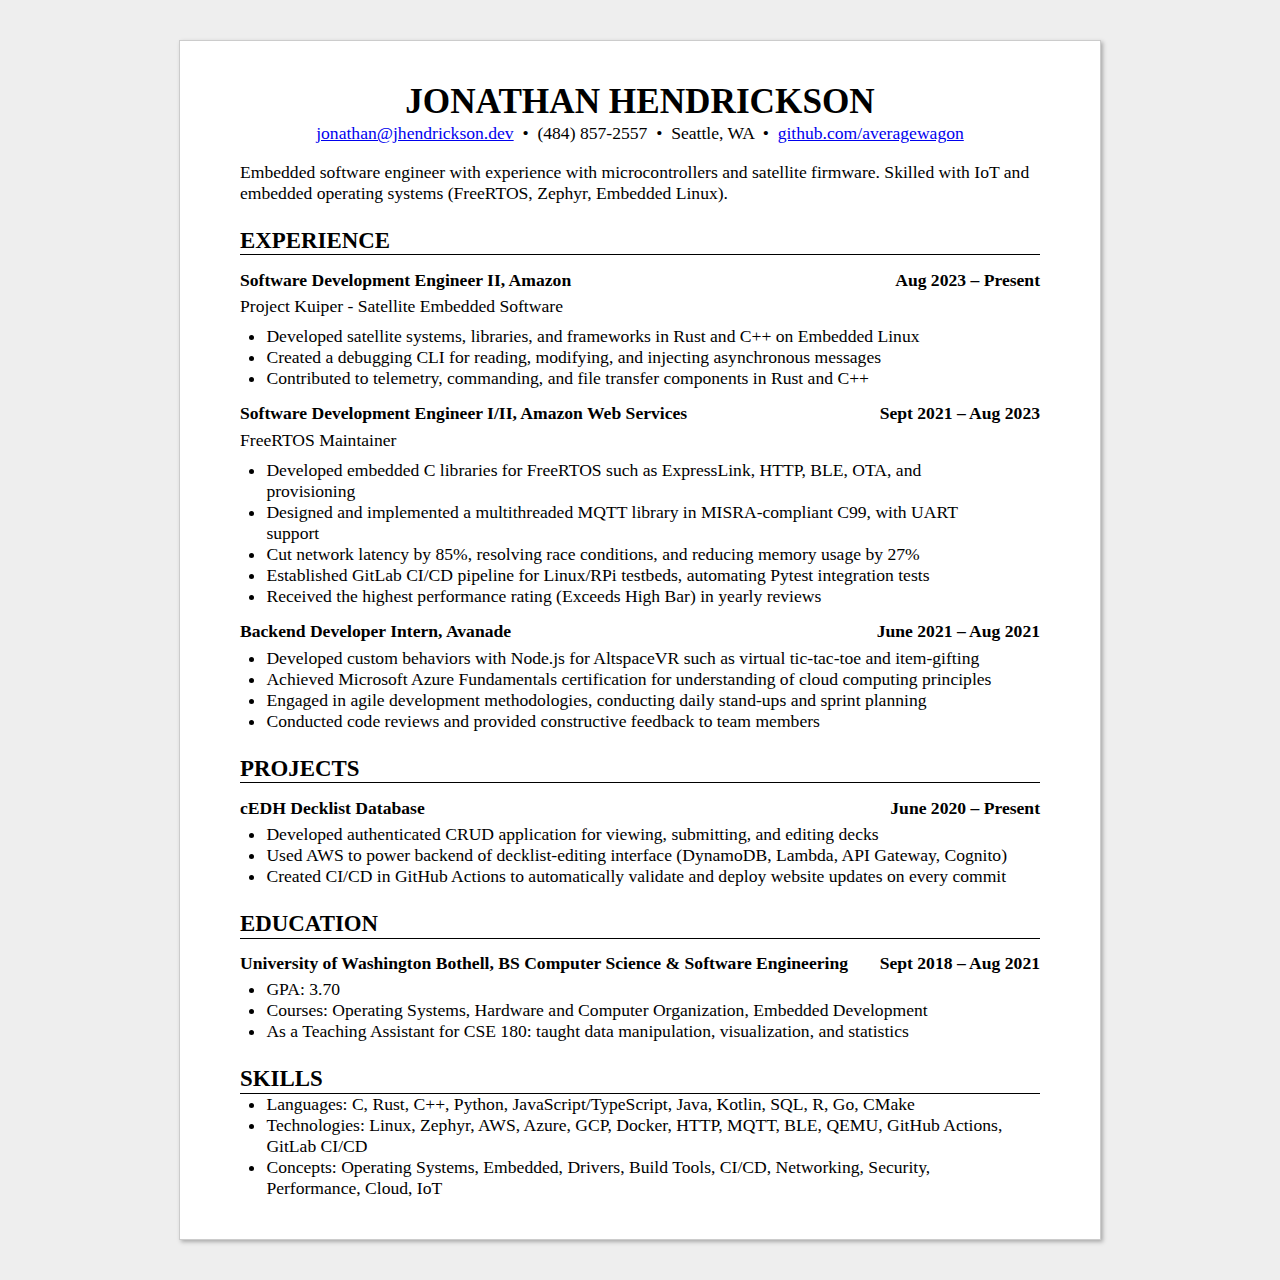
<file: output/index.html>
<html lang='en'><head><meta charset='UTF-8'><title>Jonathan Hendrickson - Resume</title><style>body {
  color: #000000;
  background: #eeeeee;
  font: 1.1em "Times New Roman";
  line-height: 1.2;
  margin: 40px 0;
}
#resume {
  margin: 0 auto;
  max-width: 800px;
  padding: 40px 60px;
  background: #ffffff;
  border: 1px solid #cccccc;
  box-shadow: 2px 2px 4px #aaaaaa;
  -webkit-box-shadow: 2px 2px 4px #aaaaaa;
}
h1 {
  text-transform: uppercase;
  text-align: center;
  font-size: 200%;
  margin: 0;
  padding: 0;
}
h2 {
  border-bottom: 1px solid #000000;
  text-transform: uppercase;
  font-size: 130%;
  margin: 1em 0 0 0;
  padding: 0;
}
h3 {
  font-size: 100%;
  margin: 0.8em 0 0.3em 0;
  padding: 0;
  display: flex;
  justify-content: space-between;
}
p {
  margin: 0 0 0.5em 0;
  padding: 0;
}
ul {
  padding: 0;
  margin: 0 1.5em;
}
/* ul immediately after h1 = contact list */
h1 + ul {
  text-align: center;
  margin: 0;
  padding: 0;
}
h1 + ul > li {
  display: inline;
  white-space: pre;
  list-style-type: none;
}
h1 + ul > li:after {
  content: "  \2022  ";
}
h1 + ul > li:last-child:after {
  content: "";
}
/* p immediately after contact list = summary */
h1 + ul + p {
  margin: 1em 0;
}
@media print {
  body {
    font-size: 10pt;
    margin: 0;
    padding: 0;
    background: none;
  }
  #resume {
    margin: 0;
    padding: 0;
    border: 0px;
    background: none;
    box-shadow: none;
    -webkit-box-shadow: none;
  }
  /* Do not underline abbr tags in PDF */
  abbr {
    text-decoration: none;
    font-variant: none;
  }
  /* Make links black in PDF */
  /* Move this outside the print block to apply this in HTML too */
  a,
  a:link,
  a:visited,
  a:hover {
    color: #000000;
    text-decoration: underline;
  }
}
@page {
  /* Change margins and paper size of PDF */
  /* https://developer.mozilla.org/en-US/docs/Web/CSS/@page */
  size: letter;
  margin: 0.5in 0.8in;
}
@media screen and (max-width: 800px) {
  body {
    font-size: 16pt;
    margin: 0;
    padding: 0;
    background: #ffffff !important;
  }
  #resume {
    margin: 0;
    padding: 1em;
    border: 0px;
    background: none;
    box-shadow: none;
    -webkit-box-shadow: none;
  }
}
</style></head><body><div id='resume'><h1>Jonathan Hendrickson</h1>
<ul>
<li><a href="&#109;&#97;&#105;&#108;&#116;&#111;&#58;&#106;&#111;&#110;&#97;&#116;&#104;&#97;&#110;&#64;&#106;&#104;&#101;&#110;&#100;&#114;&#105;&#99;&#107;&#115;&#111;&#110;&#46;&#100;&#101;&#118;">&#106;&#111;&#110;&#97;&#116;&#104;&#97;&#110;&#64;&#106;&#104;&#101;&#110;&#100;&#114;&#105;&#99;&#107;&#115;&#111;&#110;&#46;&#100;&#101;&#118;</a></li>
<li>(484) 857-2557</li>
<li>Seattle, WA</li>
<li><a href="https://github.com/averagewagon">github.com/averagewagon</a></li>
</ul>
<p>Embedded software engineer with experience with microcontrollers and satellite firmware. Skilled with IoT and embedded operating systems (FreeRTOS, Zephyr, Embedded Linux).</p>
<h2>Experience</h2>
<h3><span>Software Development Engineer II, Amazon</span> <span>Aug 2023 – Present</span></h3>
<p>Project Kuiper - Satellite Embedded Software</p>
<ul>
<li>Developed satellite systems, libraries, and frameworks in Rust and C++ on Embedded Linux</li>
<li>Created a debugging CLI for reading, modifying, and injecting asynchronous messages</li>
<li>Contributed to telemetry, commanding, and file transfer components in Rust and C++</li>
</ul>
<h3><span>Software Development Engineer I/II, Amazon Web Services</span> <span>Sept 2021 – Aug 2023</span></h3>
<p>FreeRTOS Maintainer</p>
<ul>
<li>Developed embedded C libraries for FreeRTOS such as ExpressLink, HTTP, BLE, OTA, and provisioning</li>
<li>Designed and implemented a multithreaded MQTT library in MISRA-compliant C99, with UART support</li>
<li>Cut network latency by 85%, resolving race conditions, and reducing memory usage by 27%</li>
<li>Established GitLab CI/CD pipeline for Linux/RPi testbeds, automating Pytest integration tests</li>
<li>Received the highest performance rating (Exceeds High Bar) in yearly reviews</li>
</ul>
<h3><span>Backend Developer Intern, Avanade</span> <span>June 2021 – Aug 2021</span></h3>
<ul>
<li>Developed custom behaviors with Node.js for AltspaceVR such as virtual tic-tac-toe and item-gifting</li>
<li>Achieved Microsoft Azure Fundamentals certification for understanding of cloud computing principles</li>
<li>Engaged in agile development methodologies, conducting daily stand-ups and sprint planning</li>
<li>Conducted code reviews and provided constructive feedback to team members</li>
</ul>
<h2>Projects</h2>
<h3><span>cEDH Decklist Database</span> <span>June 2020 – Present</span></h3>
<ul>
<li>Developed authenticated CRUD application for viewing, submitting, and editing decks</li>
<li>Used AWS to power backend of decklist-editing interface (DynamoDB, Lambda, API Gateway, Cognito)</li>
<li>Created CI/CD in GitHub Actions to automatically validate and deploy website updates on every commit</li>
</ul>
<h2>Education</h2>
<h3><span>University of Washington Bothell, BS Computer Science &amp; Software Engineering</span> <span>Sept 2018 – Aug 2021</span></h3>
<ul>
<li>GPA: 3.70</li>
<li>Courses: Operating Systems, Hardware and Computer Organization, Embedded Development</li>
<li>As a Teaching Assistant for CSE 180: taught data manipulation, visualization, and statistics</li>
</ul>
<h2>Skills</h2>
<ul>
<li>Languages: C, Rust, C++, Python, JavaScript/TypeScript, Java, Kotlin, SQL, R, Go, CMake</li>
<li>Technologies: Linux, Zephyr, AWS, Azure, GCP, Docker, HTTP, MQTT, BLE, QEMU, GitHub Actions, GitLab CI/CD</li>
<li>Concepts: Operating Systems, Embedded, Drivers, Build Tools, CI/CD, Networking, Security, Performance, Cloud, IoT</li>
</ul></div></body></html>
</file>
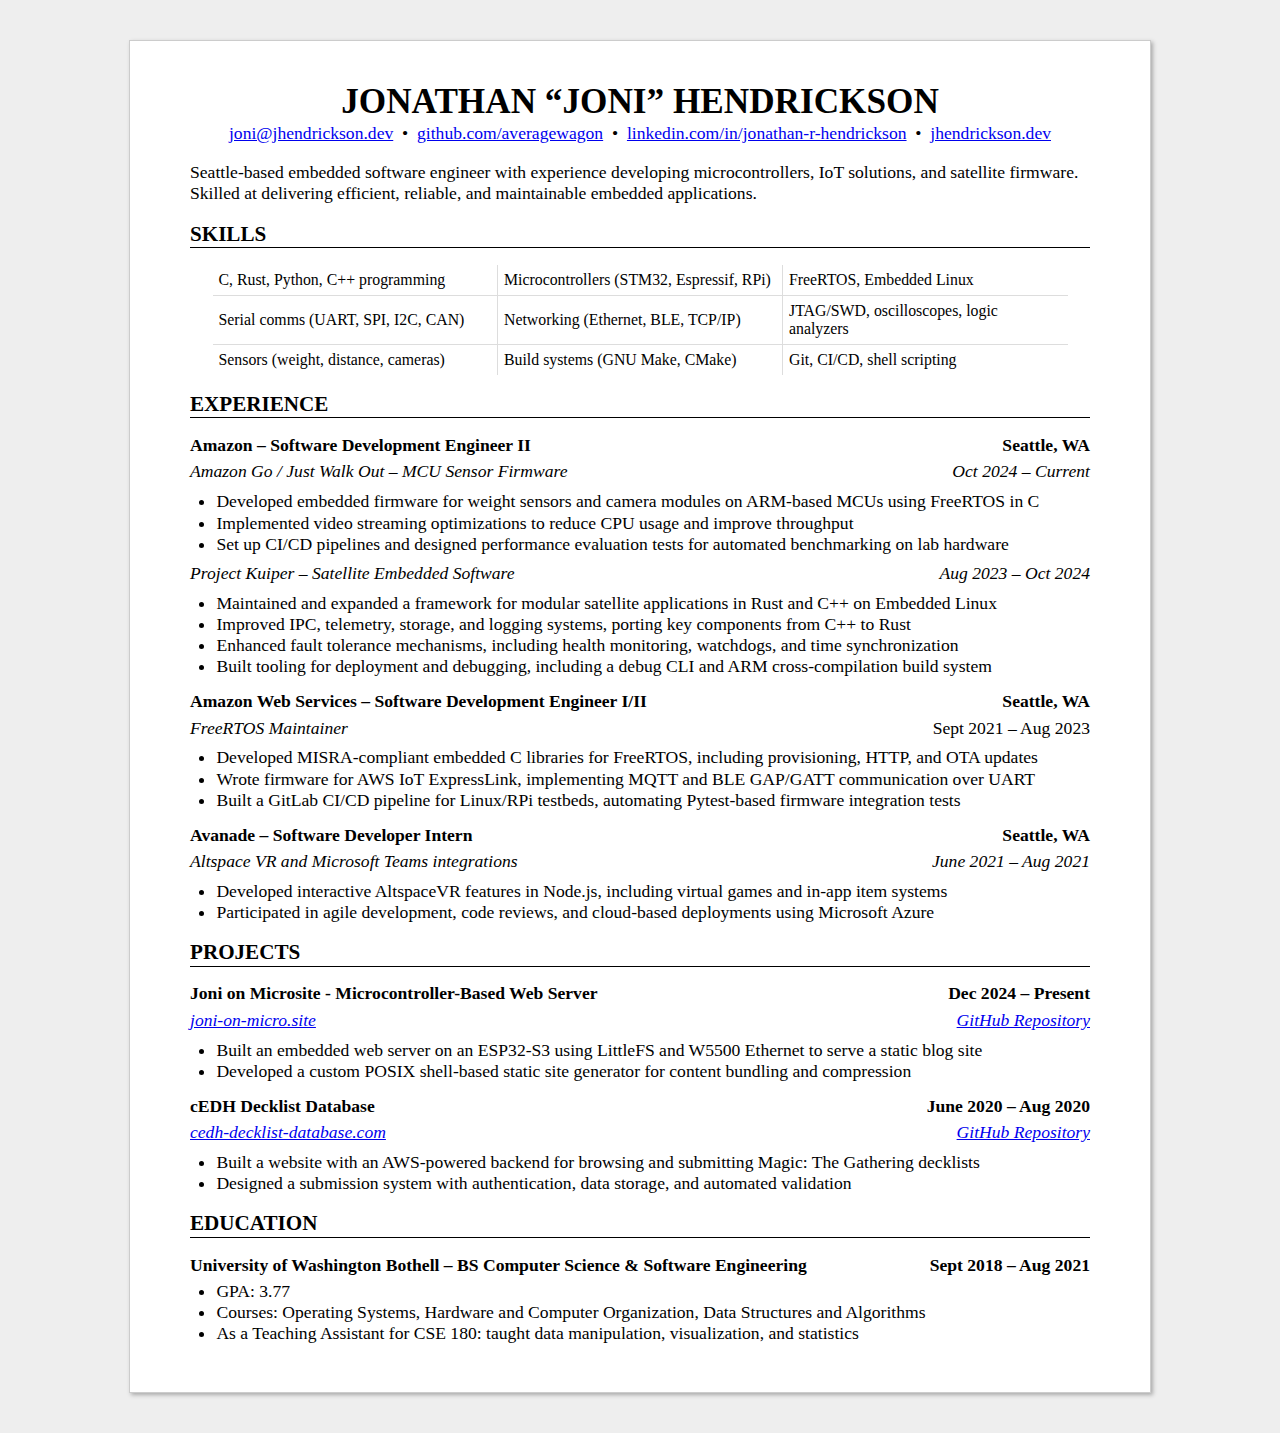
<file: docs/resume.html>
<html lang='en'><head><meta charset='UTF-8'><title>Jonathan "Joni" Hendrickson - Resume</title><style>body {
  color: #000;
  background: #eee;
  font:
    1.1em "Times New Roman",
    serif;
  line-height: 1.2;
  margin: 40px 0;
}

hr {
  border: none;
  /* Remove the default border */
  border-top: 1px solid black;
  /* Add a black top border */
}

#resume {
  margin: 0 auto;
  max-width: 900px;
  padding: 40px 60px;
  background: #fff;
  border: 1px solid #ccc;
  box-shadow: 2px 2px 4px #aaa;
}

h1 {
  text-transform: uppercase;
  text-align: center;
  font-size: 200%;
  margin: 0;
  padding: 0;
}

h2 {
  border-bottom: 1px solid #000;
  text-transform: uppercase;
  font-size: 120%;
  margin: 0.8em 0;
  padding: 0;
}

h3 {
  font-size: 100%;
  margin: 0.8em 0 0.3em;
  padding: 0;
  display: flex;
  justify-content: space-between;
}

#spacer {
  padding: 0;
  display: flex;
  justify-content: space-between;
}

p {
  margin: 0 0 0.5em;
  padding: 0;
}

ul {
  padding: 0;
  margin: 0 1.5em;
  margin-bottom: 8px;
}

/* ul immediately after h1 = contact list */
h1+ul {
  text-align: center;
  margin: 0;
  padding: 0;
}

h1+ul>li {
  display: inline;
  white-space: pre;
  list-style-type: none;
}

h1+ul>li::after {
  content: "  \2022  ";
}

h1+ul>li:last-child::after {
  content: "";
}

/* p immediately after contact list = summary */
h1+ul+p {
  margin: 1em 0;
}

@media print {
  body {
    font-size: 10pt;
    margin: 0;
    padding: 0;
    background: none;
  }

  #resume {
    margin: 0;
    padding: 0;
    border: 0;
    background: none;
    box-shadow: none;
  }

  /* Do not underline abbr tags in PDF */
  abbr {
    text-decoration: none;
    font-variant: none;
  }

  /* Make links black in PDF */

  /* Move this outside the print block to apply this in HTML too */
  a,
  a:link,
  a:visited,
  a:hover {
    color: #000;
    text-decoration: underline;
  }
}

@page {
  /* Change margins and paper size of PDF */

  /* https://developer.mozilla.org/en-US/docs/Web/CSS/@page */
  size: letter;
  margin: 0.5in 0.6in;
}

@media screen and (width <=800px) {
  body {
    font-size: 16pt;
    margin: 0;
    padding: 0;
    background: #fff !important;
  }

  #resume {
    margin: 0;
    padding: 1em;
    border: 0;
    background: none;
    box-shadow: none;
  }
}

/* CSS for evenly spaced table with subtle borders */
table {
  width: 95%;
  border-collapse: collapse;
  margin: 0px auto;
  /* Center the table horizontally */
  font-size: 0.9em;
  /* Set font size slightly lower than the body */
}

table th,
table td {
  padding: 6px;
  text-align: left;
  /* Align text to the left within each cell */
  width: 33.33%;
  /* Evenly distribute table cells */
  border-bottom: 1px solid #ddd;
  /* Subtle grey border between rows */
}

table th {
  display: none;
  /* Hide the header row */
}

table tr td:not(:last-child) {
  border-right: 1px solid #ddd;
  /* Subtle grey border between columns */
}

table tr:last-child td {
  border-bottom: none;
  /* Remove bottom border on the last row */
}</style></head><body><div id='resume'><h1>Jonathan &ldquo;Joni&rdquo; Hendrickson</h1>
<ul>
<li><a href="&#109;&#97;&#105;&#108;&#116;&#111;&#58;&#106;&#111;&#110;&#105;&#64;&#106;&#104;&#101;&#110;&#100;&#114;&#105;&#99;&#107;&#115;&#111;&#110;&#46;&#100;&#101;&#118;">&#106;&#111;&#110;&#105;&#64;&#106;&#104;&#101;&#110;&#100;&#114;&#105;&#99;&#107;&#115;&#111;&#110;&#46;&#100;&#101;&#118;</a></li>
<li><a href="https://github.com/averagewagon">github.com/averagewagon</a></li>
<li><a href="https://www.linkedin.com/in/jonathan-r-hendrickson/">linkedin.com/in/jonathan-r-hendrickson</a></li>
<li><a href="https://jhendrickson.dev">jhendrickson.dev</a></li>
</ul>
<p>Seattle-based embedded software engineer with experience developing microcontrollers, IoT solutions, and satellite firmware. Skilled at delivering efficient, reliable, and maintainable embedded applications.</p>
<h2>Skills</h2>
<table>
<thead>
<tr>
<th>COLUMN 1</th>
<th>COLUMN 2</th>
<th>COLUMN 3</th>
</tr>
</thead>
<tbody>
<tr>
<td>C, Rust, Python, C++ programming</td>
<td>Microcontrollers (STM32, Espressif, RPi)</td>
<td>FreeRTOS, Embedded Linux</td>
</tr>
<tr>
<td>Serial comms (UART, SPI, I2C, CAN)</td>
<td>Networking (Ethernet, BLE, TCP/IP)</td>
<td>JTAG/SWD, oscilloscopes, logic analyzers</td>
</tr>
<tr>
<td>Sensors (weight, distance, cameras)</td>
<td>Build systems (GNU Make, CMake)</td>
<td>Git, CI/CD, shell scripting</td>
</tr>
</tbody>
</table>
<h2>Experience</h2>
<h3><span>Amazon &ndash; Software Development Engineer II</span> <span>Seattle, WA</span></h3>
<p><span id="spacer"><span><em>Amazon Go / Just Walk Out &ndash; MCU Sensor Firmware</span> <span>Oct 2024 &ndash; Current</em></span></span></p>
<ul>
<li>Developed embedded firmware for weight sensors and camera modules on ARM-based MCUs using FreeRTOS in C</li>
<li>Implemented video streaming optimizations to reduce CPU usage and improve throughput</li>
<li>Set up CI/CD pipelines and designed performance evaluation tests for automated benchmarking on lab hardware</li>
</ul>
<p><span id="spacer"><span><em>Project Kuiper &ndash; Satellite Embedded Software</span> <span>Aug 2023 &ndash; Oct 2024</em></span></span></p>
<ul>
<li>Maintained and expanded a framework for modular satellite applications in Rust and C++ on Embedded Linux</li>
<li>Improved IPC, telemetry, storage, and logging systems, porting key components from C++ to Rust</li>
<li>Enhanced fault tolerance mechanisms, including health monitoring, watchdogs, and time synchronization</li>
<li>Built tooling for deployment and debugging, including a debug CLI and ARM cross-compilation build system</li>
</ul>
<h3><span>Amazon Web Services &ndash; Software Development Engineer I/II</span> <span>Seattle, WA</span></h3>
<p><span id="spacer"><span><em>FreeRTOS Maintainer</em></span> <span>Sept 2021 &ndash; Aug 2023</span></span></p>
<ul>
<li>Developed MISRA-compliant embedded C libraries for FreeRTOS, including provisioning, HTTP, and OTA updates</li>
<li>Wrote firmware for AWS IoT ExpressLink, implementing MQTT and BLE GAP/GATT communication over UART</li>
<li>Built a GitLab CI/CD pipeline for Linux/RPi testbeds, automating Pytest-based firmware integration tests</li>
</ul>
<h3><span>Avanade &ndash; Software Developer Intern</span> <span>Seattle, WA</span></h3>
<p><span id="spacer"><span><em>Altspace VR and Microsoft Teams integrations</span> <span>June 2021 &ndash; Aug 2021</em></span></span></p>
<ul>
<li>Developed interactive AltspaceVR features in Node.js, including virtual games and in-app item systems</li>
<li>Participated in agile development, code reviews, and cloud-based deployments using Microsoft Azure</li>
</ul>
<h2>Projects</h2>
<h3><span>Joni on Microsite - Microcontroller-Based Web Server</span> <span>Dec 2024 &ndash; Present</span></h3>
<p><span id="spacer"><span><em><a href="https://joni-on-micro.site">joni-on-micro.site</a></span> <span></span><a href="https://github.com/averagewagon/microsite">GitHub Repository</a></em></span></p>
<ul>
<li>Built an embedded web server on an ESP32-S3 using LittleFS and W5500 Ethernet to serve a static blog site</li>
<li>Developed a custom POSIX shell-based static site generator for content bundling and compression</li>
</ul>
<h3><span>cEDH Decklist Database</span> <span>June 2020 &ndash; Aug 2020</span></h3>
<p><span id="spacer"><span><em><a href="https://cedh-decklist-database.com">cedh-decklist-database.com</a></span> <span></span><a href="https://github.com/averagewagon/cEDH-Decklist-Database">GitHub Repository</a></em></span></p>
<ul>
<li>Built a website with an AWS-powered backend for browsing and submitting Magic: The Gathering decklists</li>
<li>Designed a submission system with authentication, data storage, and automated validation</li>
</ul>
<h2>Education</h2>
<h3><span>University of Washington Bothell &ndash; BS Computer Science &amp; Software Engineering</span> <span>Sept 2018 &ndash; Aug 2021</span></h3>
<ul>
<li>GPA: 3.77</li>
<li>Courses: Operating Systems, Hardware and Computer Organization, Data Structures and Algorithms</li>
<li>As a Teaching Assistant for CSE 180: taught data manipulation, visualization, and statistics</li>
</ul></div></body></html>
</file>
